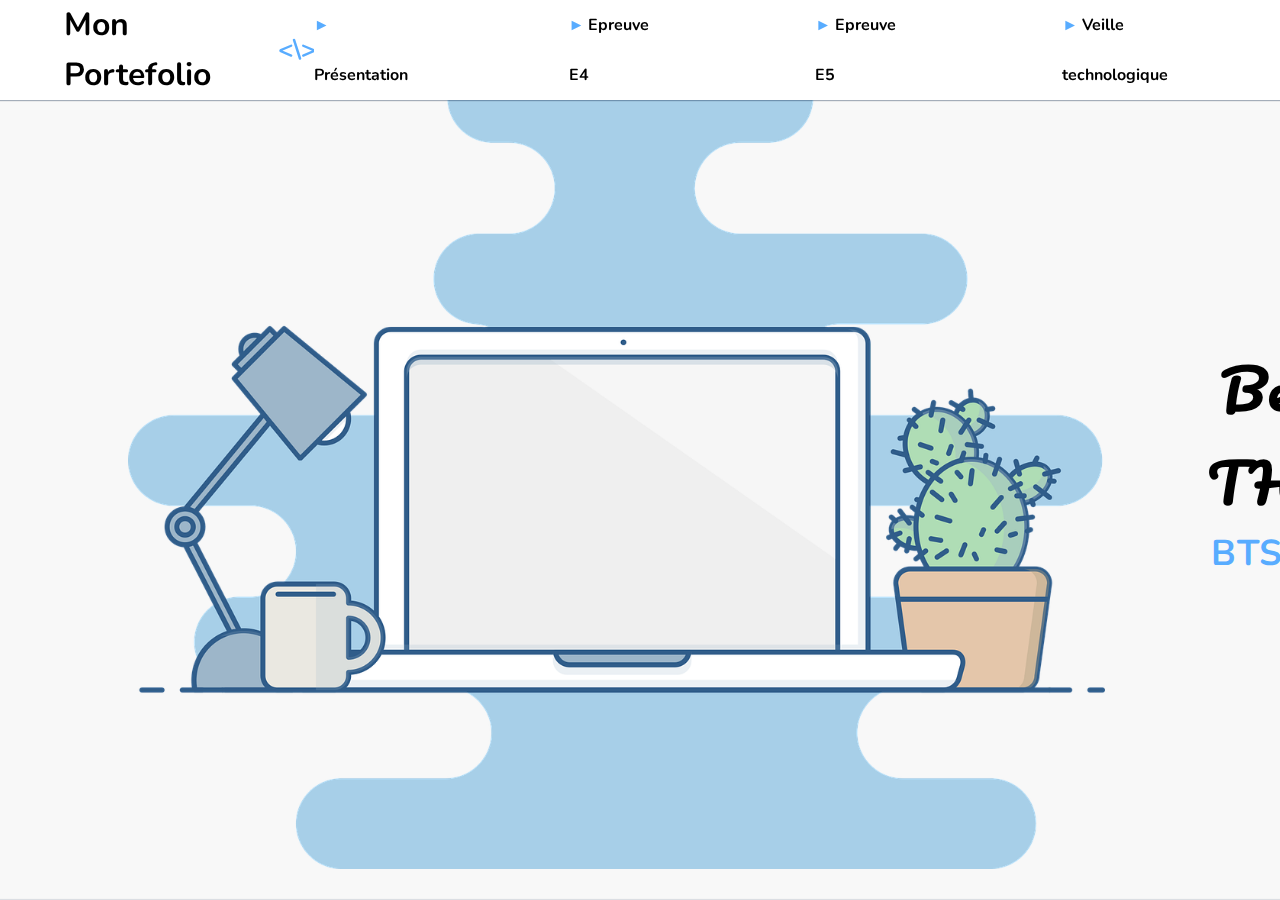
<file: index.html>
<!DOCTYPE html>
<html lang="en">
<head>
    <meta charset="UTF-8">
    <meta http-equiv="X-UA-Compatible" content="IE=edge">
    <meta name="viewport" content="width=device-width, initial-scale=1.0">
    <title>My Portfolio</title>
    <link rel="stylesheet" href="style.css">
    <link rel="stylesheet" href="index.css">
    <link rel="preconnect" href="https://fonts.googleapis.com">
    <link rel="preconnect" href="https://fonts.gstatic.com" crossorigin>
    <link href="https://fonts.googleapis.com/css2?family=Nunito:wght@400;700&display=swap" rel="stylesheet">
    <link rel="preconnect" href="https://fonts.googleapis.com">
    <link href="https://fonts.googleapis.com/css2?family=Pacifico&display=swap" rel="stylesheet">

    <script> /* Menu déroulant */
        $(document).ready(function() {
            $(".menu-item").hover(
                function() {
                    $(this).find(".sous-menu").slideDown(200);
                },
                function() {
                    $(this).find(".sous-menu").slideUp(200);
                }
            );
        });
    </script>

    <script src="https://code.jquery.com/jquery-3.6.0.min.js"></script> <!-- Importation Header 1/2 -->
    <script>
    $(function() {
    $("#header-container").load("header.html");
    });
    </script>

</head>
<body>
    <div id="header-container"></div> <!-- Importation Header 2/2 -->
    

    <main>
        <div class="container taille8">
            <img src="images/ordinateur.png" alt="">
            <div class="divTexte">
                <h2>Benjamin THIERY</h2>
                <h3>BTS SIO SLAM</h3>
            </div>
        </div>
    </main>

    <p class="pCopyright fixed"></p>

    <script src="https://code.jquery.com/jquery-3.6.0.min.js"></script> <!-- Menu déroulant -->
</body>
</html>
</file>
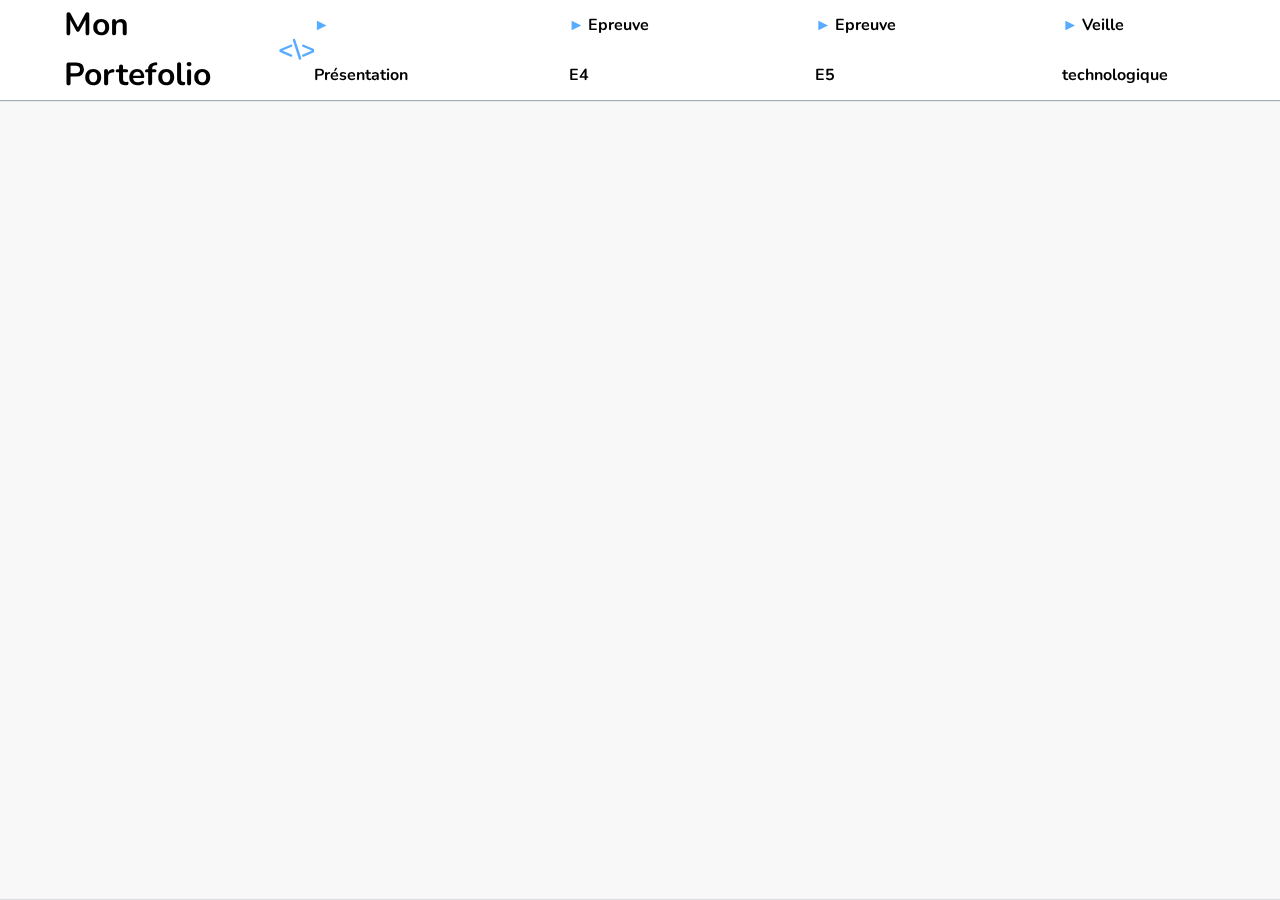
<file: e5.html>
<!DOCTYPE html>
<html lang="en">
<head>
    <meta charset="UTF-8">
    <meta http-equiv="X-UA-Compatible" content="IE=edge">
    <meta name="viewport" content="width=device-width, initial-scale=1.0">
    <title>Epreuve E5</title>
    <link rel="stylesheet" href="style.css">
    <link rel="stylesheet" href="construction.css">
    <link rel="preconnect" href="https://fonts.googleapis.com">
    <link rel="preconnect" href="https://fonts.gstatic.com" crossorigin>
    <link href="https://fonts.googleapis.com/css2?family=Nunito:wght@400;700&display=swap" rel="stylesheet">
    <script src="https://code.jquery.com/jquery-3.6.0.min.js"></script> <!-- Importation Header 1/2 -->
    <script>
    $(function() {
    $("#header-container").load("header.html");
    });
    </script>
</head>
<body>
    <div id="header-container"></div> <!-- Importation Header 2/2 -->

    <main>
        <h1 class="construction"></h1>
    </main>

    <p class="pCopyright fixed"></p>

</body>
</html>
</file>
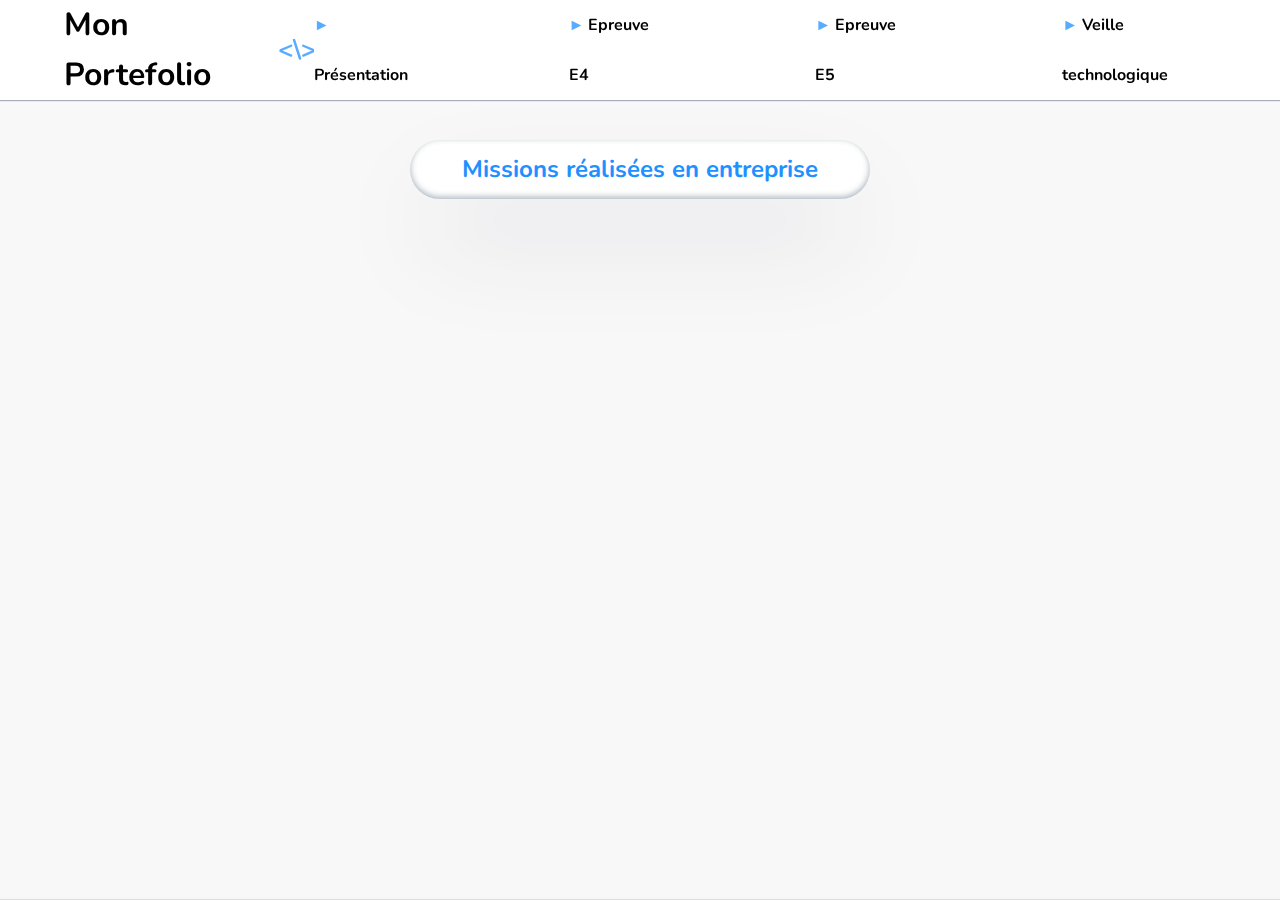
<file: missionsEntreprise.html>
<!DOCTYPE html>
<html lang="en">
<head>
    <meta charset="UTF-8">
    <meta name="viewport" content="width=device-width, initial-scale=1.0">
    <title>Missions entreprise</title>
    <link rel="stylesheet" href="style.css">
    <link rel="stylesheet" href="e4.css">
    <link rel="preconnect" href="https://fonts.googleapis.com">
    <link rel="preconnect" href="https://fonts.gstatic.com" crossorigin>
    <link href="https://fonts.googleapis.com/css2?family=Nunito:wght@400;700&display=swap" rel="stylesheet">
    <script src="https://code.jquery.com/jquery-3.6.0.min.js"></script> <!-- Importation Header 1/2 -->
    <script>
    $(function() {
    $("#header-container").load("header.html");
    });
    </script>
</head>
<body>

    <div id="header-container"></div> <!-- Importation Header 2/2 -->
    
    <!-- MAIN -->
    <main>

        <section class="taille9">
        
            <h2 class="h2Mission">Missions réalisées en entreprise</h2>

        </section>
    </main>

    <p class="pCopyright fixed"></p>

</body>
</html>
</file>
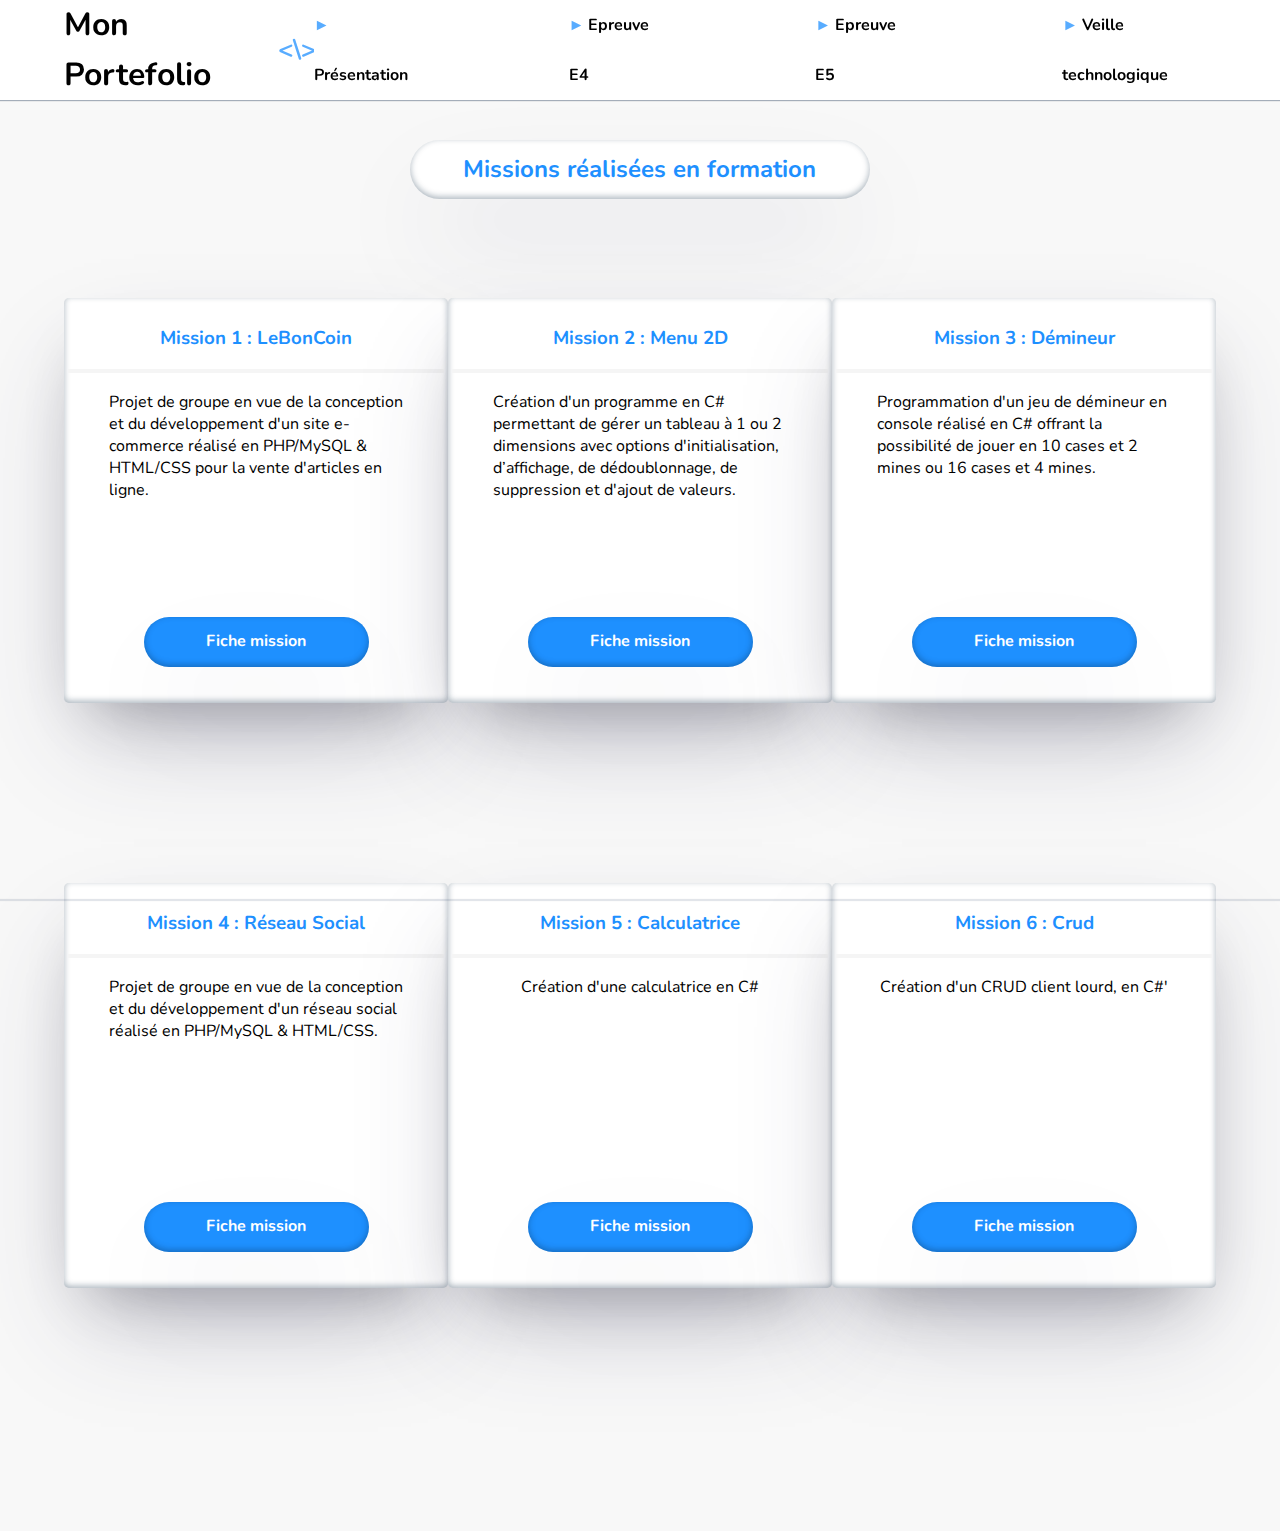
<file: missionsFormation.html>
<!DOCTYPE html>
<html lang="en">
<head>
    <meta charset="UTF-8">
    <meta http-equiv="X-UA-Compatible" content="IE=edge">
    <meta name="viewport" content="width=device-width, initial-scale=1.0">
    <title>Missions formation</title>
    <link rel="stylesheet" href="style.css">
    <link rel="stylesheet" href="e4.css">
    <link rel="preconnect" href="https://fonts.googleapis.com">
    <link rel="preconnect" href="https://fonts.gstatic.com" crossorigin>
    <link href="https://fonts.googleapis.com/css2?family=Nunito:wght@400;700&display=swap" rel="stylesheet">
    <script src="https://code.jquery.com/jquery-3.6.0.min.js"></script> <!-- Importation Header 1/2 -->
    <script>
    $(function() {
    $("#header-container").load("header.html");
    });
    </script>
</head>
<body>

    <div id="header-container"></div> <!-- Importation Header 2/2 -->
    
    <!-- MAIN -->
    <main>

        <section class="taille9">

            <h2 class="h2Mission">Missions réalisées en formation</h2> 

            <div class="containerMission">
                <div class="divCard">
                    <h3>Mission 1 : LeBonCoin</h3> <hr>
                    <p class="description"> Projet de groupe en vue de la conception et du développement d'un site e-commerce réalisé en PHP/MySQL & HTML/CSS pour la vente d'articles en ligne.</p>
                    <a class="bouton btnFicheMission" href="missions/FormationLeBonCoin.pdf" target="_blank">Fiche mission</a>
                </div>
                <div class="divCard">
                    <h3>Mission 2 : Menu 2D</h3> <hr>
                    <p class="description">Création d'un programme en C# permettant de gérer un tableau à 1 ou 2 dimensions avec options d'initialisation, d’affichage, de dédoublonnage, de suppression et d'ajout de valeurs.</p>
                    <a class="bouton btnFicheMission" href="missions/FormationMenu2D.pdf" target="_blank">Fiche mission</a>
                </div>
                <div class="divCard">
                    <h3>Mission 3 : Démineur</h3> <hr>
                    <p class="description">Programmation d'un jeu de démineur en console réalisé en C# offrant la possibilité de jouer en 10 cases et 2 mines ou 16 cases et 4 mines.
                    </p>
                    <a class="bouton btnFicheMission" href="missions/FormationDemineur.pdf" target="_blank">Fiche mission</a>
                </div>
            </div>

            <div class="containerMission containerMission2">
                <div class="divCard">
                    <h3>Mission 4 : Réseau Social</h3> <hr>
                    <p class="description"> Projet de groupe en vue de la conception et du développement d'un réseau social réalisé en PHP/MySQL & HTML/CSS.</p>
                    <a class="bouton btnFicheMission" href="missions/FormationReseauSocial.pdf" target="_blank">Fiche mission</a>
                </div>
                <div class="divCard">
                    <h3>Mission 5 : Calculatrice</h3> <hr>
                    <p class="description">Création d'une calculatrice en C#</p>
                    <a class="bouton btnFicheMission" href="missions/FormationCalculatrice.pdf" target="_blank">Fiche mission</a>
                </div>
                <div class="divCard">
                    <h3>Mission 6 : Crud</h3> <hr>
                    <p class="description">Création d'un CRUD client lourd, en C#'
                    </p>
                    <a class="bouton btnFicheMission" href="" target="_blank">Fiche mission</a>
                </div>
            </div>

        </section>



    </main>

    <p class="pCopyright fixed"></p>

</body>
</html>
</file>
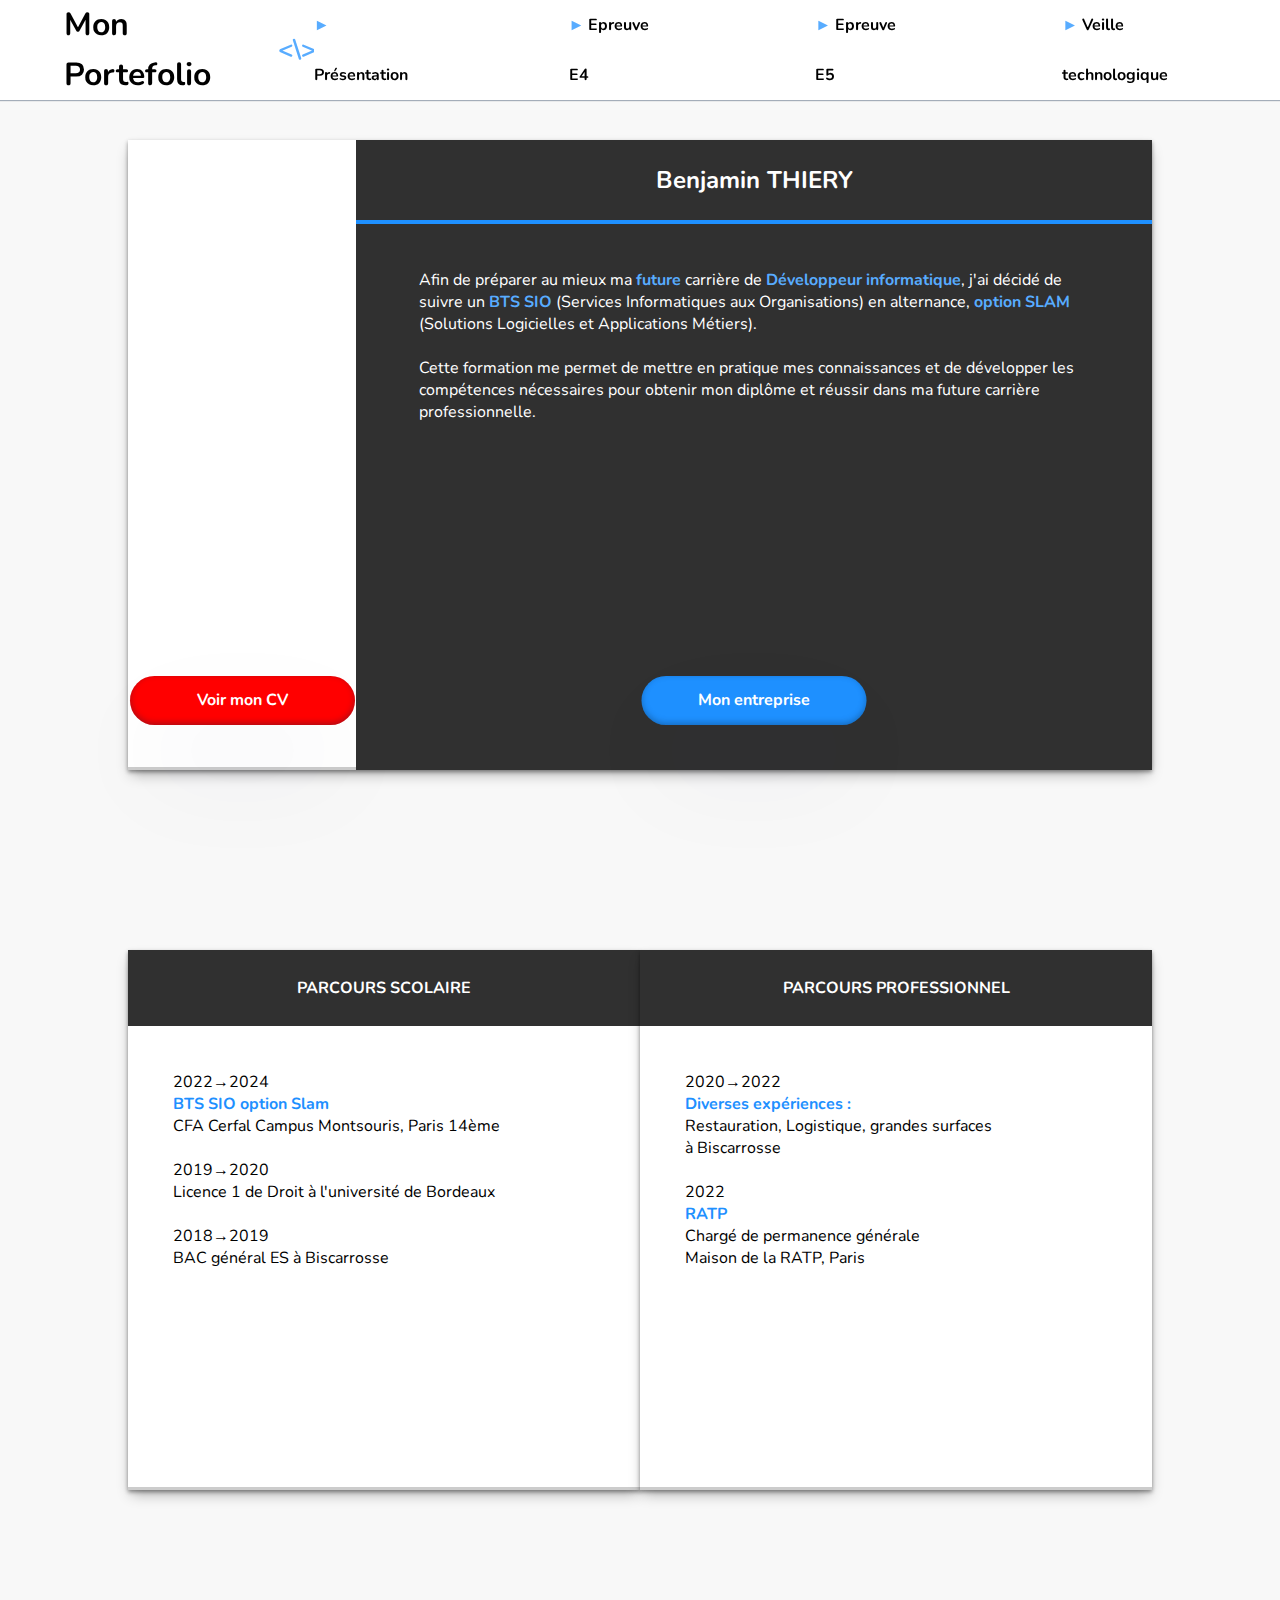
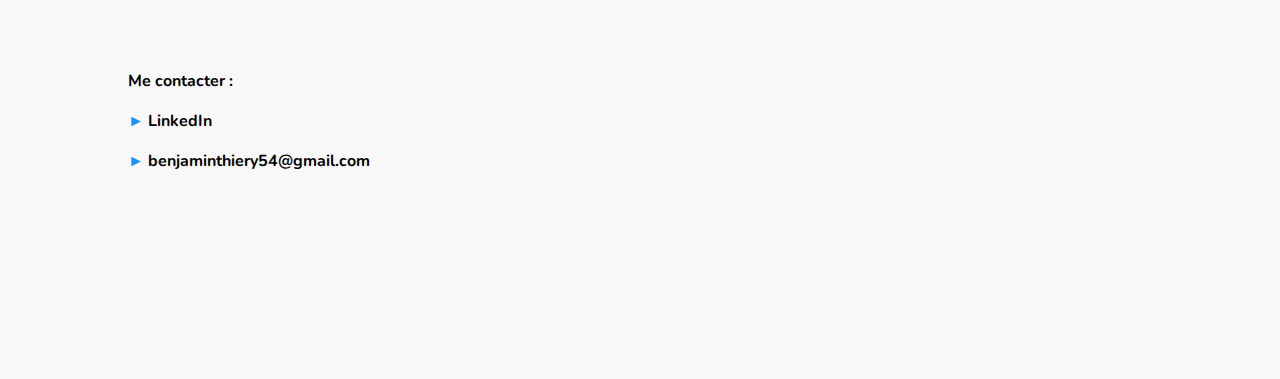
<file: presentationBenjamin.html>
<!DOCTYPE html>
<html lang="en">
<head>
    <meta charset="UTF-8">
    <meta http-equiv="X-UA-Compatible" content="IE=edge">
    <meta name="viewport" content="width=device-width, initial-scale=1.0">
    <title>Benjamin THIERY</title>
    
    <link rel="stylesheet" href="style.css">
    <link rel="stylesheet" href="presentation.css">
    <link rel="preconnect" href="https://fonts.googleapis.com">
    <link rel="preconnect" href="https://fonts.gstatic.com" crossorigin>
    <link href="https://fonts.googleapis.com/css2?family=Nunito:wght@400;700&display=swap" rel="stylesheet">
    
    <script src="https://code.jquery.com/jquery-3.6.0.min.js"></script> <!-- Importation Header 1/2 -->
    <script>
    $(function() {
    $("#header-container").load("header.html");
    });
    </script>

</head>
<body>
    <div id="header-container"></div> <!-- Importation Header 2/2 -->

    <main>
        <section class="sectionPrez taille8">

            <div class="container1">
                <div class="div1">
                    <div class="petitFlex">

                    </div>
                    <a class="bouton btnCV" href="CV.pdf" target="_blank">Voir mon CV</a>
                </div>
                <div class="div2">
                    <h2>Benjamin THIERY</h2>
                    <hr>
                    <p class="txtDiv2">Afin de préparer au mieux ma <span>future</span> carrière de <span>Développeur informatique</span>, j'ai décidé de suivre un <span>BTS SIO</span> (Services Informatiques aux Organisations) en alternance, <span>option SLAM</span> (Solutions Logicielles et Applications Métiers). <br><br>
                        Cette formation me permet de mettre en pratique mes connaissances et de développer les compétences nécessaires pour obtenir mon diplôme et réussir dans ma future carrière professionnelle. <br><br>​</p>       
                    <a class="bouton btnDiv2" href="presentationEntreprise.html">Mon entreprise</a>
                </div> 
            </div>

            <div class="containerParcours">
                <div class="divParcours">
                    <h4>Parcours scolaire</h4>
                    <ul>
                        <li>2022→2024 <BR> <span class="spanDodger">BTS SIO option Slam</span><BR> CFA Cerfal Campus Montsouris, Paris 14ème<BR></BR></li>
                        <li>2019→2020 <BR> <span class="spanDodger"></span>Licence 1 de Droit à l'université de Bordeaux<BR></BR></li>
                        <li>2018→2019 <BR> <span class="spanDodger"></span>BAC général ES à Biscarrosse </li>
                    </ul>
                </div>
                <div class="divParcours">
                    <h4>Parcours professionnel</h4>
                    <ul>
                        <li>2020→2022 <BR> <span class="spanDodger">Diverses expériences :</span> <br>Restauration, Logistique, grandes surfaces<BR> à Biscarrosse <BR></BR></li>
                        <li>2022 <BR> <span class="spanDodger">RATP</span><BR> Chargé de permanence générale <br>Maison de la RATP, Paris</li>
                    </ul>
                </div>
            </div>

            <div class="divContact">
                <p>Me contacter : </p>
                <div class="divLinkedIn">
                    <p><span class="spanDodger">► </span>LinkedIn</p>

                </div>
                <p><span class="spanDodger">► </span>benjaminthiery54@gmail.com</p>
            </div>

        </section>
    </main>


</body>
</html>
</file>
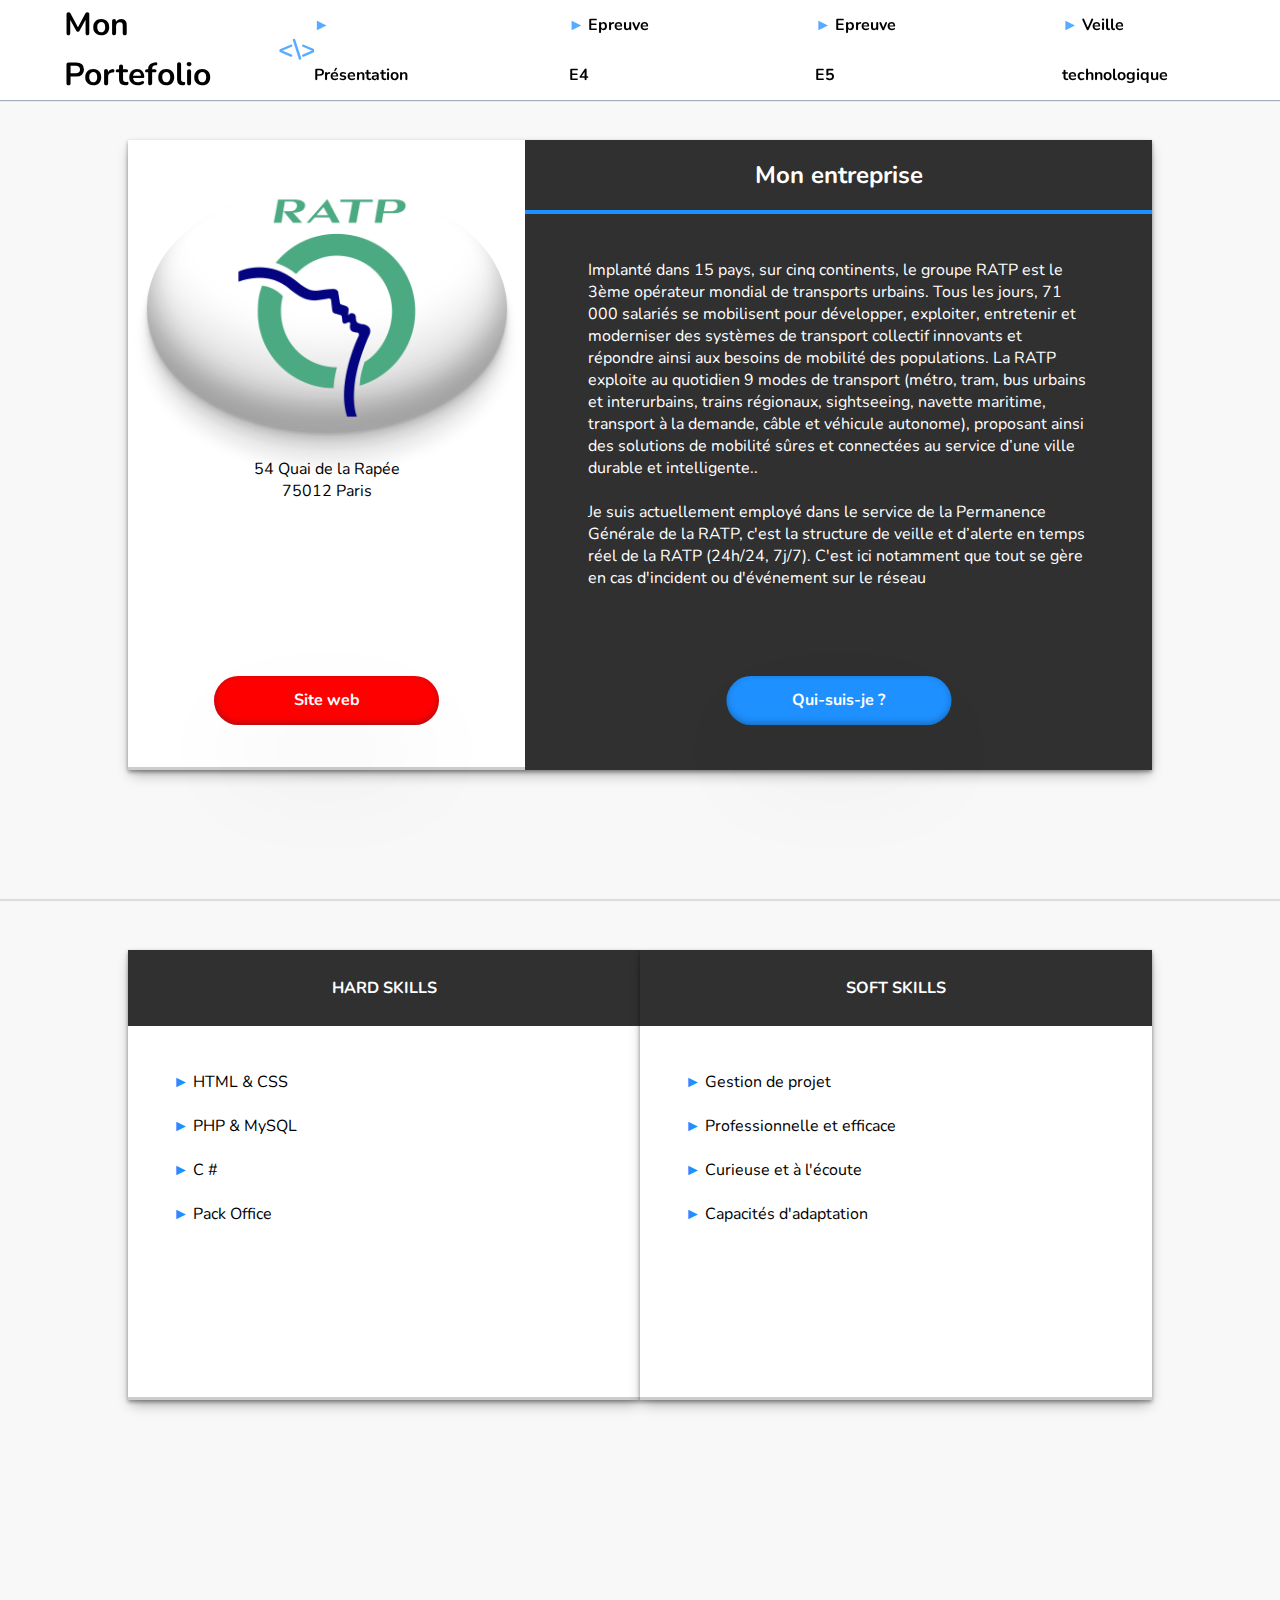
<file: presentationEntreprise.html>
<!DOCTYPE html>
<html lang="en">
<head>
    <meta charset="UTF-8">
    <meta name="viewport" content="width=device-width, initial-scale=1.0">
    <title>Entreprise</title>

    <link rel="stylesheet" href="style.css">
    <link rel="stylesheet" href="presentation.css">
    <link rel="preconnect" href="https://fonts.googleapis.com">
    <link rel="preconnect" href="https://fonts.gstatic.com" crossorigin>
    <link href="https://fonts.googleapis.com/css2?family=Nunito:wght@400;700&display=swap" rel="stylesheet">

    <script src="https://code.jquery.com/jquery-3.6.0.min.js"></script> <!-- Importation Header 1/2 -->
    <script>
    $(function() {
    $("#header-container").load("header.html");
    });
    </script>
    
</head>
<body>
    <div id="header-container"></div> <!-- Importation Header 2/2 -->

    <main>
        <section class="sectionPrez taille8">

            <div class="container1">
                <div class="div1">
                    <img class="imgPrez" src="images/Logo-RATP.png" alt="">
                    <p>54 Quai de la Rapée<br>
                    75012 Paris <br> 
                    </p>
                    <a class="bouton btnLienSite" href="https://www.ratp.fr/" target="_blank">Site web</a>
                </div>
                <div class="div2">
                    <h2>Mon entreprise</h2>
                    <hr>
                    <p class="txtDiv2">Implanté dans 15 pays, sur cinq continents, le groupe RATP est le 3ème opérateur mondial de transports urbains. Tous les jours,
                         71 000 salariés se mobilisent pour développer, exploiter, entretenir et moderniser des systèmes de transport collectif innovants et répondre ainsi aux besoins de mobilité des populations.
                         La RATP exploite au quotidien 9 modes de transport (métro, tram, bus urbains et interurbains, trains régionaux, sightseeing, navette maritime, transport à la demande, câble et véhicule autonome),
                         proposant ainsi des solutions de mobilité sûres et connectées au service d’une ville durable et intelligente..
                        <br><br> Je suis actuellement employé dans le service de la Permanence Générale de la RATP, c'est la structure de veille et d’alerte en temps réel de la RATP (24h/24, 7j/7). C'est ici notamment que tout se gère en cas d'incident ou d'événement sur le réseau</p>       
                    <a class="bouton btnDiv2" href="presentationBenjamin.html">Qui-suis-je ?</a>
                </div>
            </div>

            <div class="containerSkills">
                <div class="divSkills">
                    <h4>Hard skills</h4>
                    <ul>
                        <li><span class="spanDodger">► </span>HTML & CSS<BR><BR></li>
                        <li><span class="spanDodger">► </span>PHP & MySQL</span><BR><BR></li>
                        <li><span class="spanDodger">► </span>C #</span><BR><BR></li>
                        <li><span class="spanDodger">► </span>Pack Office</span></li>
                    </ul>
                </div>
                <div class="divSkills">
                    <h4>Soft skills</h4>
                    <ul>
                        <li><span class="spanDodger">► </span>Gestion de projet<BR><BR></li>
                        <li><span class="spanDodger">► </span>Professionnelle et efficace</span><BR><BR></li>
                        <li><span class="spanDodger">► </span>Curieuse et à l'écoute</span><BR><BR></li>
                        <li><span class="spanDodger">► </span>Capacités d'adaptation</span></li>
                    </ul>
                </div>
            </div>
        </section>
    </main>

    <p class="pCopyright fixed"></p>
    
</body>
</html>
</file>
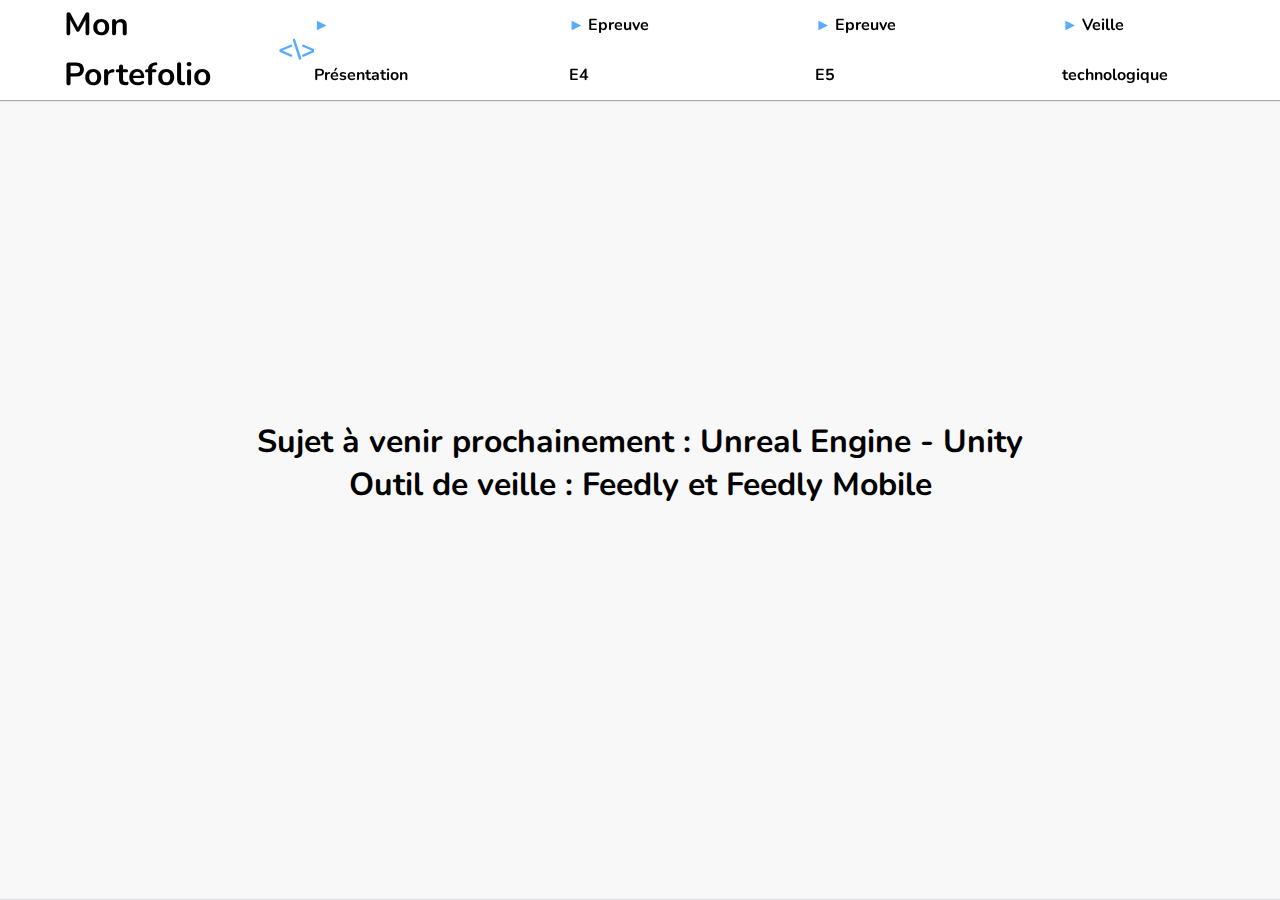
<file: veille.html>
<!DOCTYPE html>
<html lang="en">
<head>
    <meta charset="UTF-8">
    <meta http-equiv="X-UA-Compatible" content="IE=edge">
    <meta name="viewport" content="width=device-width, initial-scale=1.0">
    <title>Veille</title>
    <link rel="stylesheet" href="style.css">
    <link rel="stylesheet" href="construction.css">
    <link rel="preconnect" href="https://fonts.googleapis.com">
    <link rel="preconnect" href="https://fonts.gstatic.com" crossorigin>
    <link href="https://fonts.googleapis.com/css2?family=Nunito:wght@400;700&display=swap" rel="stylesheet">
    <script src="https://code.jquery.com/jquery-3.6.0.min.js"></script> <!-- Importation Header 1/2 -->
    <script>
    $(function() {
    $("#header-container").load("header.html");
    });
    </script>
</head>
<body>
    
    <div id="header-container"></div> <!-- Importation Header 2/2 -->

    <main>
        <h1 class="construction"> <br>
            Sujet à venir prochainement : Unreal Engine - Unity <br>
            Outil de veille : Feedly et Feedly Mobile
        </h1>

        <p></p>
    </main>

    <p class="pCopyright fixed"></p>

    
</body>
</html>
</file>
<file: style.css>
/* Bibliothèque ombres : https://getcssscan.com/css-box-shadow-examples */

*{
    margin: 0;
    padding: 0;
    font-family: sans-serif;
    text-decoration: none;
    list-style-type: none;
    font-family: 'Nunito', sans-serif;
}
  
body{
    background-color: #f8f8f8;
}

main{
    padding-top: 50px;
}

.taille9{
    width : 90%;
    margin: auto;
}

.taille8{
    width : 80%;
    margin: auto;
}

.petitFlex{
    display: flex;
    gap: 5px;
}

.bouton{
    border-radius: 30px;
    width: 25vh;
    line-height: 5.5vh;
    text-align: center;
    font-weight: bold;
    color: white;
    box-shadow: rgba(50, 50, 93, 0.25) 0px 50px 100px -20px, rgba(0, 0, 0, 0.3) 0px 30px 60px -30px, rgba(10, 37, 64, 0.35) 0px -2px 6px 0px inset;
}

.spanDodger{
    color: dodgerblue;
}

.pCopyright{
    text-align: center;
    line-height: 30px;
    width: 100%;
    background-color: white;
    font-size: small;
    color: slategrey;
    box-shadow: rgba(9, 30, 66, 0.25) 0px 1px 1px, rgba(9, 30, 66, 0.13) 0px 0px 1px 1px;
}

.fixed {
    position: fixed;  /* pour fixer le header en bas de page si pas assez de contenu  */
    bottom: 0;
    left: 0;
}
</file>
<file: index.css>
img{
    margin-top: 2px;
    max-width: 100%;
    max-height: calc(100vh - 83px);
    height: auto;
}

.container{
    display: flex;
    align-items: center;
    gap: 10%;
}

h2{
    font-family: 'Pacifico', cursive;
    font-size: 6vh;
    letter-spacing: 0.45vh;
}

h3{
    color: rgb(88, 172, 255);
    font-size: 4vh;
    letter-spacing: 0.1vh;
}

.divTexte{
    text-align: center;
}
</file>
<file: construction.css>
.construction{
    text-align: center;
    height: 87vh;
    display: flex;
    flex-direction: column;
    justify-content: center;
    align-items: center;
}
</file>
<file: e4.css>
/* Tableau de synthèse */

.sectionTablo{
    display: flex;
    width: 50%;
    margin: auto;
    margin-bottom: 8vh;
    flex-direction: column;
}

.divTablo{
    display: flex;
    justify-content: space-between;
    margin: 8vh 0 8vh 0;
}

.btnTabloSynthese{
    background-color: limegreen;
    width: 25vh; 
    justify-content: center;
    text-transform: uppercase;
    border-radius: 3px;
}
.btnTabloSynthese:hover{
    background-color: #58d258;
}

/* Fiches missions */

.h2Mission{
    text-align: center;
    margin-top: 10vh;
    margin-bottom: 11vh;
    box-shadow: rgba(50, 50, 93, 0.25) 0px 50px 100px -20px, rgba(0, 0, 0, 0.3) 0px 30px 60px -30px, rgba(10, 37, 64, 0.35) 0px -2px 6px 0px inset;
    border-radius: 5vh; 
    color: dodgerblue;
    width: 40%;
    margin-left: auto;
    margin-right: auto;
    line-height: 6.5vh;
    background-color: white;
}

h3{
    margin-top: 3vh;
    text-align: center;
    color: dodgerblue;
}

hr{
    margin: 2vh 0 2vh 0;
    height: 1%;
    width: 98%;
    background-color: #f5f5f5;
    border: none;
}

.containerMission{
    display: flex;
    justify-content: space-between;
}

.containerMission2{
    margin : 20vh 0 27vh 0;
}

.divCard{
    box-shadow: rgba(50, 50, 93, 0.25) 0px 50px 100px -20px, rgba(0, 0, 0, 0.3) 0px 30px 60px -30px, rgba(10, 37, 64, 0.35) 0px -2px 6px 0px inset;
    width: 50vh;
    height: 45vh;
    display: flex;
    border-radius: 5px;
    flex-direction: column;
    align-items: center;
    position: relative;
    background-color: white;
}

.description{
    margin: 0 5vh 0px 5vh;
}

.btnFicheMission{
    position: absolute;
    bottom : 4vh;
    background-color: dodgerblue;
}
.btnFicheMission:hover{
    background-color: rgb(88, 172, 255);
}
</file>
<file: presentation.css>
.sectionPrez{
    display: flex;
    flex-direction: column;
    gap : 20vh;
    margin-bottom : 23vh;
}
    
h2{
    margin: 3% 0 3% 0;
    text-align: center;
}

.imgPrez{
    width: 40vh;
    border-radius: 50%;
    box-shadow: rgba(0, 0, 0, 0.17) 0px -23px 25px 0px inset, rgba(0, 0, 0, 0.15) 0px -36px 30px 0px inset, rgba(0, 0, 0, 0.1) 0px -79px 40px 0px inset, rgba(0, 0, 0, 0.06) 0px 2px 1px, rgba(0, 0, 0, 0.09) 0px 4px 2px, rgba(0, 0, 0, 0.09) 0px 8px 4px, rgba(0, 0, 0, 0.09) 0px 16px 8px, rgba(0, 0, 0, 0.09) 0px 32px 16px;
}

.logoLinkedin{
    width: 4vh;
}

.container1{
    margin-top: 10vh;
    display: flex;
    height: 70vh;
    box-shadow: rgba(0, 0, 0, 0.4) 0px 2px 4px, rgba(0, 0, 0, 0.3) 0px 7px 13px -3px, rgba(0, 0, 0, 0.2) 0px -3px 0px inset;
    background-color: white;
}

.div1{
    width: 30%;
    position: relative;
    display: flex;
    flex-direction: column;
    align-items: center;
    gap: 3vh; 
    padding: 5vh;
    text-align: center;
}

.btnCV, .btnLienSite{
    position : absolute;
    bottom : 5vh;
    background-color: red;
}
.btnCV:hover{
    background: tomato;
}

.div2{
    background-color: #303030;
    color: white;
    position : relative;
}

.div2 a{
    background-color: dodgerblue;
}
.div2 a:hover{
    background: #58acff;
}

hr{
    height: 0.5vh;
    border: none;
    margin-bottom: 5vh;
    background-color: dodgerblue;
}

.txtDiv2{
    padding: 0 7vh 0 7vh;
}

.btnDiv2{
    position : absolute;
    left: 50%;
    transform: translate(-50%); 
    bottom : 5vh;
    gap: 7vh;
}

span{
    color: rgb(30, 184, 255);
    font-weight: bold;
}

.containerEquipe{
    height: 70vh;
    display: flex;
    box-shadow: rgba(0, 0, 0, 0.4) 0px 2px 4px, rgba(0, 0, 0, 0.3) 0px 7px 13px -3px, rgba(0, 0, 0, 0.2) 0px -3px 0px inset;
}

.imgEquipe{
    width: 70%;
    height: auto;
}

.divGaucheEquipe{
    display: flex;
    flex-direction: column;
    justify-content:space-evenly;
    margin: 5vh;
}

.pChezMarsh{
    color: dodgerblue;
    font-size: 5vh;
    font-weight: bold;
}

.containerSkills, .containerParcours{
    display: flex;
    justify-content: space-between;
}

.divSkills{
    background-color: white;
    width : 75vh;
    height: 50vh;
    box-shadow: rgba(0, 0, 0, 0.4) 0px 2px 4px, rgba(0, 0, 0, 0.3) 0px 7px 13px -3px, rgba(0, 0, 0, 0.2) 0px -3px 0px inset;
}

.divParcours{
    background-color: white;
    width : 75vh;
    height: 60vh;
    box-shadow: rgba(0, 0, 0, 0.4) 0px 2px 4px, rgba(0, 0, 0, 0.3) 0px 7px 13px -3px, rgba(0, 0, 0, 0.2) 0px -3px 0px inset;
}

h4{
    text-align: center;
    padding: 3vh;
    background-color: #303030;
    color: white;
    text-transform: uppercase;
}

.divSkills ul, .divParcours ul{
    margin: 5vh;
}

.divContact{
    display: flex;
    font-weight: bold;
    flex-direction: column;
    gap: 2vh;
}

.divLinkedIn{
    display: flex;
    gap : 1vh;
}
</file>
